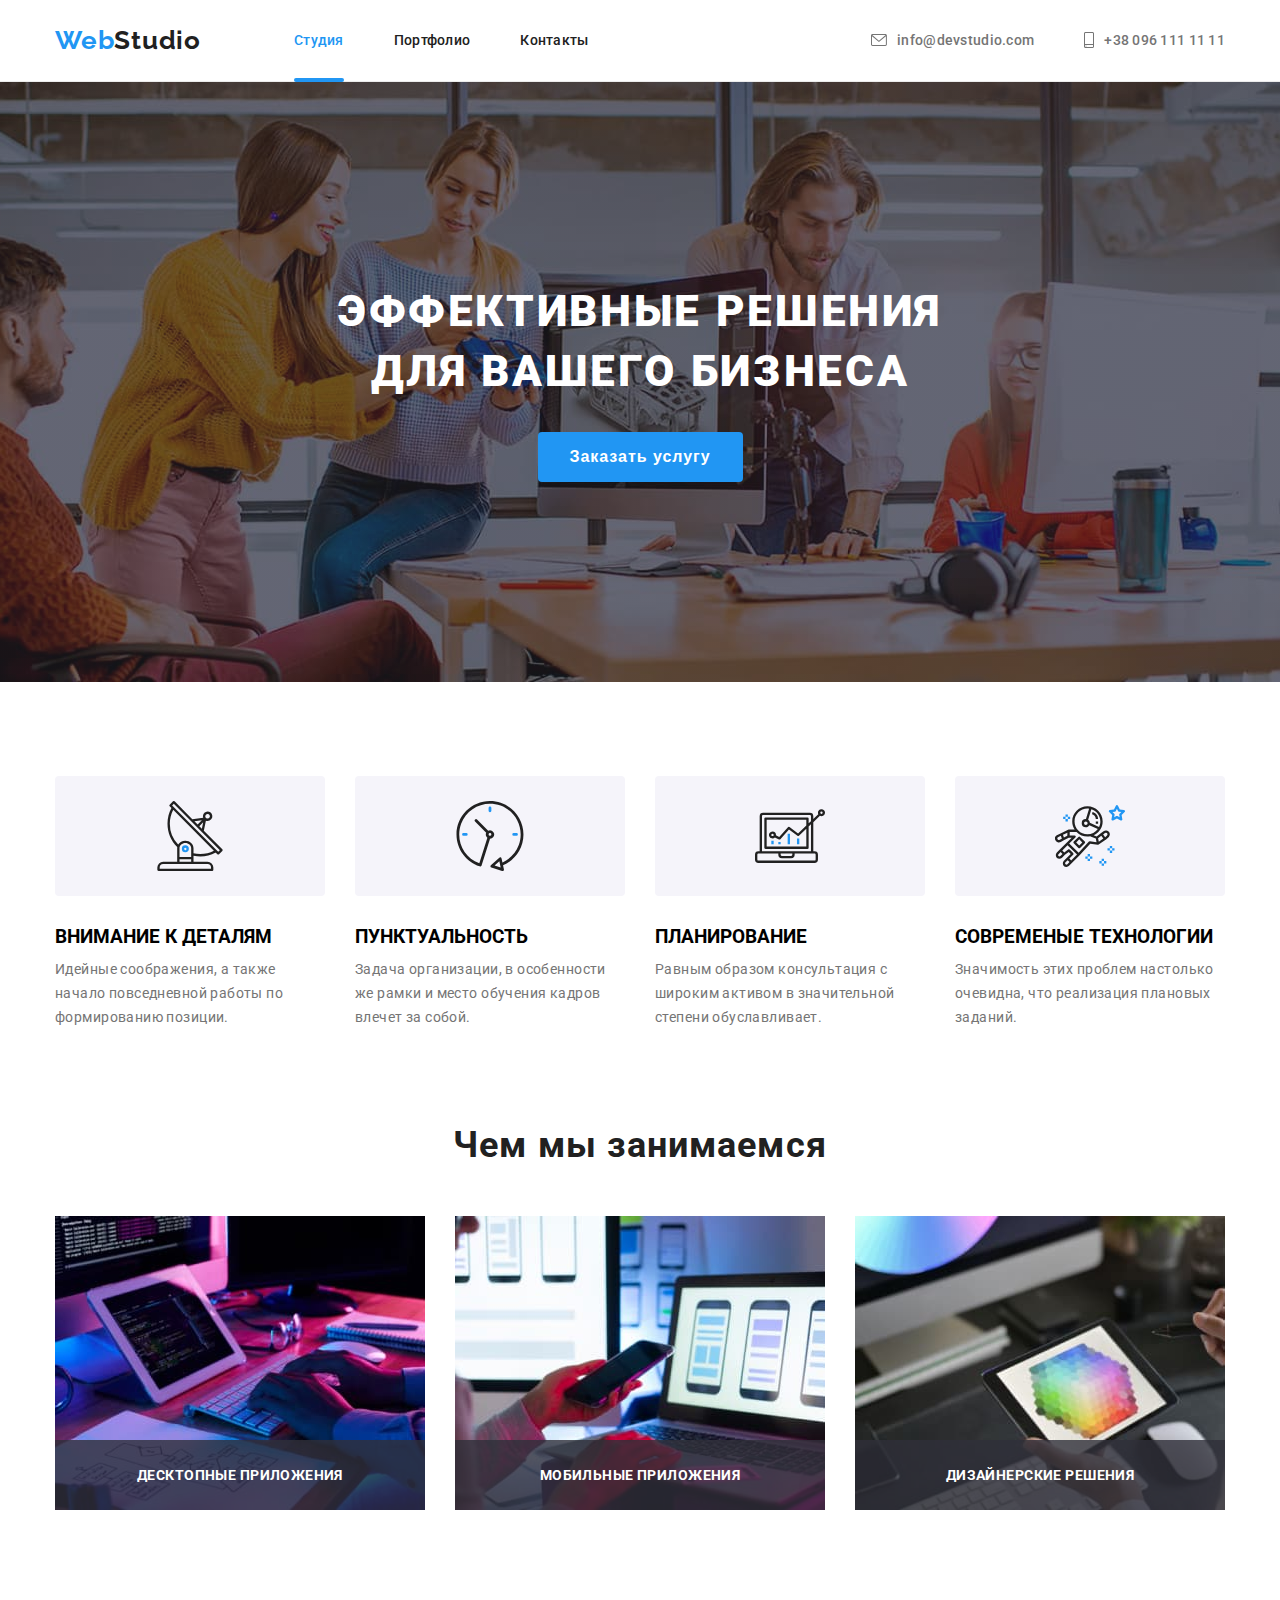
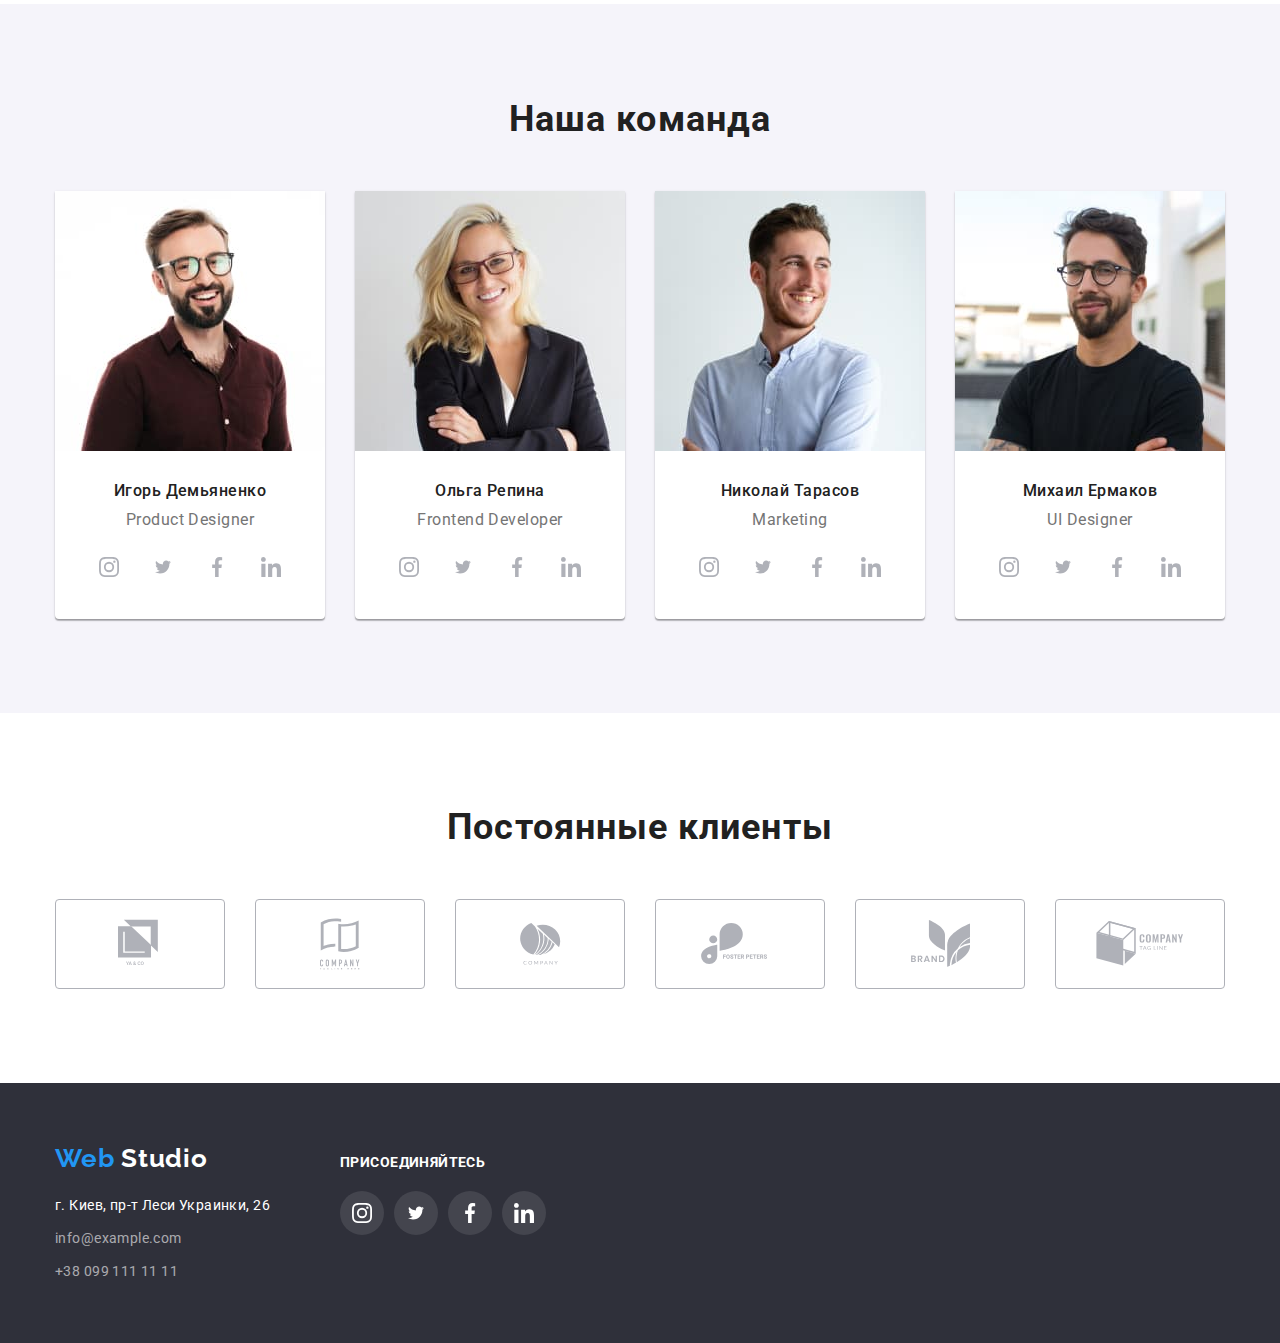
<file: index.html>
<!DOCTYPE html>
<html lang="en-ru">
  <head>
    <meta charset="UTF-8" />
    <meta name="viewport" content="width=device-width, initial-scale=1.0" />
    <title>WebStudio</title>
    <link
      rel="stylesheet"
      href="https://cdnjs.cloudflare.com/ajax/libs/modern-normalize/1.0.0/modern-normalize.min.css"
      integrity="sha512-ISS7cAi1PEhQ8jnbJpJZMd29NlhNj4AWYyLOSp2CE/CsHxTCu+r+t0D2yoJudVrd0/8fTVPUVDzY5Tvli75u/g=="
      crossorigin="anonymous"
    />
    <link rel="preconnect" href="https://fonts.gstatic.com" />
    <link
      href="https://fonts.googleapis.com/css2?family=Raleway:wght@700&family=Roboto:wght@400;500;700;900&display=swap"
      rel="stylesheet"
    />
    <link rel="stylesheet" href="./css/style.css" />
  </head>
  <body>
    <!-- header====================================================================== -->

    <header>
      <div class="container site">
        <nav class="nav">
          <a class="logo" href="./index.html">Web<span>Studio</span> </a>

          <ul class="nav-list">
            <li class="nav-item item">
              <a class="link current" href="./index.html">Студия</a>
            </li>

            <li class="nav-item item">
              <a class="link" href="./portfolio.html">Портфолио</a>
            </li>

            <li class="nav-item item">
              <a class="link" href="#">Контакты</a>
            </li>
          </ul>
        </nav>

        <ul class="contact-list">
          <li class="contact-item item">
            <a class="link" aria-label="mail" href="mailto:info@devstudio.com">
              <svg class="contacts-icon" width="16" height="12">
                <use href="./images/sprite.svg#icon-envelope"></use>
              </svg>
              info@devstudio.com</a
            >
          </li>

          <li class="contact-item item">
            <a class="link" aria-label="mail" href="tel:+380961111111">
              <svg class="contacts-icon" width="10" height="16">
                <use href="./images/sprite.svg#icon-smartphone"></use>
              </svg>
              +38 096 111 11 11</a
            >
          </li>
        </ul>
      </div>
    </header>

    <main>
      <!-- hero====================================================================== -->

      <section class="hero">
        <div class="container">
          <h1 class="hero-title">Эффективные решения для вашего бизнеса</h1>
          <button class="hero-btn btn" data-open-modal>Заказать услугу</button>
        </div>
      </section>

      <!-- benefits================================================================== -->

      <section class="benefits">
        <div class="container">
          <h2 class="visually-hidden">Преимущества</h2>
          <ul class="benefits-list">
            <li class="benefits-item item">
              <div class="benefits-box">
                <svg width="70" height="70">
                  <use href="./images/sprite.svg#icon-antenna"></use>
                </svg>
              </div>

              <h3 class="benefits-title title">ВНИМАНИЕ К ДЕТАЛЯМ</h3>
              <p class="benefits-text text">
                Идейные соображения, а также начало повседневной работы по
                формированию позиции.
              </p>
            </li>

            <li class="benefits-item item">
              <div class="benefits-box">
                <svg width="70" height="70">
                  <use href="./images/sprite.svg#icon-clock"></use>
                </svg>
              </div>

              <h3 class="benefits-title title">ПУНКТУАЛЬНОСТЬ</h3>

              <p class="benefits-text text">
                Задача организации, в особенности же рамки и место обучения
                кадров влечет за собой.
              </p>
            </li>

            <li class="benefits-item item">
              <div class="benefits-box">
                <svg width="70" height="70">
                  <use href="./images/sprite.svg#icon-diagram"></use>
                </svg>
              </div>
              <h3 class="benefits-title title">ПЛАНИРОВАНИЕ</h3>

              <p class="benefits-text text">
                Равным образом консультация с широким активом в значительной
                степени обуславливает.
              </p>
            </li>

            <li class="benefits-item item">
              <div class="benefits-box">
                <svg width="70" height="70">
                  <use href="./images/sprite.svg#icon-astronaut"></use>
                </svg>
              </div>
              <h3 class="benefits-title title">СОВРЕМЕНЫЕ ТЕХНОЛОГИИ</h3>

              <p class="benefits-text text">
                Значимость этих проблем настолько очевидна, что реализация
                плановых заданий.
              </p>
            </li>
          </ul>
        </div>
      </section>

      <!-- work====================================================================== -->

      <section class="work">
        <div class="container">
          <h2 class="work-title title">Чем мы занимаемся</h2>
          <ul class="work-list list">
            <li class="work-item item">
              <img src="./images/photo-1.jpg" alt="photo-1" width="370" />
              <p class="work-text text">Десктопные приложения</p>
            </li>

            <li class="work-item item">
              <img src="./images/photo-2.jpg" alt="photo-2" width="370" />
              <p class="work-text text">Мобильные приложения</p>
            </li>

            <li class="work-item item">
              <img src="./images/photo-3.jpg" alt="photo-3" width="370" />
              <p class="work-text text">Дизайнерские решения</p>
            </li>
          </ul>
        </div>
      </section>

      <!-- team====================================================================== -->

      <section class="team">
        <div class="container">
          <h2 class="team-title title">Наша команда</h2>
          <ul class="team-list list">
            <li class="team-item item">
              <img
                src="./images/igor_demyanenko.jpg"
                alt="Игорь Демьяненко"
                width="270"
              />

              <div class="team-content">
                <h3 class="content-title title">Игорь Демьяненко</h3>
                <p class="content-text text">Product Designer</p>
                <ul class="social-list">
                  <li class="social-item">
                    <a class="social-link" href="#">
                      <svg width="20" height="20">
                        <use href="./images/sprite.svg#icon-instagram"></use>
                      </svg>
                    </a>
                  </li>
                  <li class="social-item">
                    <a class="social-link" href="#">
                      <svg width="20" height="16">
                        <use href="./images/sprite.svg#icon-twitter"></use>
                      </svg>
                    </a>
                  </li>
                  <li class="social-item">
                    <a class="social-link" href="#">
                      <svg width="20" height="20">
                        <use href="./images/sprite.svg#icon-facebook"></use>
                      </svg>
                    </a>
                  </li>
                  <li class="social-item">
                    <a class="social-link" href="#">
                      <svg width="20" height="20">
                        <use href="./images/sprite.svg#icon-linkedin"></use>
                      </svg>
                    </a>
                  </li>
                </ul>
              </div>
            </li>

            <li class="team-item item">
              <img
                src="./images/olga_repina.jpg"
                alt="Ольга Репина"
                width="270"
              />
              <div class="team-content">
                <h3 class="content-title title">Ольга Репина</h3>
                <p class="content-text text">Frontend Developer</p>
                <ul class="social-list">
                  <li class="social-item">
                    <a class="social-link" href="#">
                      <svg width="20" height="20">
                        <use href="./images/sprite.svg#icon-instagram"></use>
                      </svg>
                    </a>
                  </li>
                  <li class="social-item">
                    <a class="social-link" href="#">
                      <svg width="20" height="16">
                        <use href="./images/sprite.svg#icon-twitter"></use>
                      </svg>
                    </a>
                  </li>
                  <li class="social-item">
                    <a class="social-link" href="#">
                      <svg width="20" height="20">
                        <use href="./images/sprite.svg#icon-facebook"></use>
                      </svg>
                    </a>
                  </li>
                  <li class="social-item">
                    <a class="social-link" href="#">
                      <svg width="20" height="20">
                        <use href="./images/sprite.svg#icon-linkedin"></use>
                      </svg>
                    </a>
                  </li>
                </ul>
              </div>
            </li>

            <li class="team-item item">
              <img
                src="./images/nikolay_tarasov.jpg"
                alt="Николай Тарасов"
                width="270"
              />
              <div class="team-content">
                <h3 class="content-title title">Николай Тарасов</h3>
                <p class="content-text text">Marketing</p>
                <ul class="social-list">
                  <li class="social-item">
                    <a class="social-link" href="#">
                      <svg width="20" height="20">
                        <use href="./images/sprite.svg#icon-instagram"></use>
                      </svg>
                    </a>
                  </li>
                  <li class="social-item">
                    <a class="social-link" href="#">
                      <svg width="20" height="16">
                        <use href="./images/sprite.svg#icon-twitter"></use>
                      </svg>
                    </a>
                  </li>
                  <li class="social-item">
                    <a class="social-link" href="#">
                      <svg width="20" height="20">
                        <use href="./images/sprite.svg#icon-facebook"></use>
                      </svg>
                    </a>
                  </li>
                  <li class="social-item">
                    <a class="social-link" href="#">
                      <svg width="20" height="20">
                        <use href="./images/sprite.svg#icon-linkedin"></use>
                      </svg>
                    </a>
                  </li>
                </ul>
              </div>
            </li>

            <li class="team-item item">
              <img
                src="./images/mikhail_ermakov.jpg"
                alt="Михаил Ермаков"
                width="270"
              />
              <div class="team-content">
                <h3 class="content-title title">Михаил Ермаков</h3>
                <p class="content-text text">UI Designer</p>
                <ul class="social-list">
                  <li class="social-item">
                    <a class="social-link" href="#">
                      <svg width="20" height="20">
                        <use href="./images/sprite.svg#icon-instagram"></use>
                      </svg>
                    </a>
                  </li>
                  <li class="social-item">
                    <a class="social-link" href="#">
                      <svg width="20" height="16">
                        <use href="./images/sprite.svg#icon-twitter"></use>
                      </svg>
                    </a>
                  </li>
                  <li class="social-item">
                    <a class="social-link" href="#">
                      <svg width="20" height="20">
                        <use href="./images/sprite.svg#icon-facebook"></use>
                      </svg>
                    </a>
                  </li>
                  <li class="social-item">
                    <a class="social-link" href="#">
                      <svg width="20" height="20">
                        <use href="./images/sprite.svg#icon-linkedin"></use>
                      </svg>
                    </a>
                  </li>
                </ul>
              </div>
            </li>
          </ul>
        </div>
      </section>

      <!-- clients=================================================================== -->

      <section class="clients">
        <div class="container">
          <h2 class="clients-title">Постоянные клиенты</h2>
          <ul class="clients-list">
            <li class="clients-item item">
              <a href="#" class="clients-link">
                <svg width="44" height="50">
                  <use href="./images/sprite.svg#icon-ya_co"></use>
                </svg>
              </a>
            </li>

            <li class="clients-item item">
              <a href="#" class="clients-link">
                <svg width="40" height="52">
                  <use href="./images/sprite.svg#icon-tagline_here"></use>
                </svg>
              </a>
            </li>

            <li class="clients-item item">
              <a href="#" class="clients-link">
                <svg width="41" height="42">
                  <use href="./images/sprite.svg#icon-company"></use>
                </svg>
              </a>
            </li>

            <li class="clients-item item">
              <a href="#" class="clients-link">
                <svg width="79" height="42">
                  <use href="./images/sprite.svg#icon-foster_peters"></use>
                </svg>
              </a>
            </li>

            <li class="clients-item item">
              <a href="#" class="clients-link">
                <svg width="59" height="47">
                  <use href="./images/sprite.svg#icon-brand"></use>
                </svg>
              </a>
            </li>

            <li class="clients-item item">
              <a href="#" class="clients-link">
                <svg width="88" height="45">
                  <use href="./images/sprite.svg#icon-tag_line"></use>
                </svg>
              </a>
            </li>
          </ul>
        </div>
      </section>
    </main>

    <footer>
      <div class="container">
        <div class="footer-info">
          <a class="logo footer" href="./index.html"
            >Web
            <span>Studio</span>
          </a>
          <address class="address">
            г. Киев, пр-т Леси Украинки, 26
            <a class="contacts" href="mailto:info@example.com"
              >info@example.com</a
            >
            <a class="contacts" href="tel:+380991111111">+38 099 111 11 11</a>
          </address>
        </div>
        <div class="footer-social">
          <p class="footer-title">присоединяйтесь</p>
          <ul class="footer-list">
            <li class="footer-social-list">
              <a class="footer-link" href="#">
                <svg width="20" height="20">
                  <use href="./images/sprite.svg#icon-instagram"></use>
                </svg>
              </a>
            </li>
            <li class="footer-social-list">
              <a class="footer-link" href="#">
                <svg width="20" height="16">
                  <use href="./images/sprite.svg#icon-twitter"></use>
                </svg>
              </a>
            </li>
            <li class="footer-social-list">
              <a class="footer-link" href="#">
                <svg width="20" height="20">
                  <use href="./images/sprite.svg#icon-facebook"></use>
                </svg>
              </a>
            </li>
            <li class="footer-social-list">
              <a class="footer-link" href="#">
                <svg width="20" height="20">
                  <use href="./images/sprite.svg#icon-linkedin"></use>
                </svg>
              </a>
            </li>
          </ul>
        </div>
      </div>
    </footer>

    <!-- modal======================================================================= -->

    <div class="backdrop is-hidden" data-backdrop>
      <div class="modal">
        <button class="close-btn" data-close-modal>
          <svg class="close-icon" width="18" height="18">
            <use href="./images/sprite.svg#icon-close"></use>
          </svg>
        </button>
      </div>
    </div>
    <script>
      const refs = {
        openModalBtn: document.querySelector('[data-open-modal]'),
        closeModalBtn: document.querySelector('[data-close-modal]'),
        backdrop: document.querySelector('[data-backdrop]'),
      };

      refs.openModalBtn.addEventListener('click', toggleModal);
      refs.closeModalBtn.addEventListener('click', toggleModal);

      refs.backdrop.addEventListener('click', logBackdropClick);

      function toggleModal() {
        refs.backdrop.classList.toggle('is-hidden');
      }

      function logBackdropClick() {
        console.log('Это клик в бекдроп');
      }
    </script>
  </body>
</html>
</file>
<file: css/style.css>
:root {
  --text-black: #212121;
  --text-grey: #757575;
  --text-grey-op60: 255, 255, 255, 0, 6;
  --text-white: #ffffff;
  --blue: #2196f3;
  --dop-page-color: #2f303a;
  --page-color-op10: 245, 244, 250, 1;
  --list-item-gap: 30px;
  --social-icon-color: #afb1b8;
  --social-footer-icon: rgba(255, 255, 255, 0.1);
}

.visually-hidden {
  position: absolute;
  width: 1px;
  height: 1px;
  margin: -1px;
  border: 0;
  padding: 0;

  white-space: nowrap;
  clip-path: inset(100%);
  clip: rect(0 0 0 0);
  overflow: hidden;
}

ul,
li {
  list-style: none;
  padding: 0;
  margin: 0;
}

a,
address {
  text-decoration: none;
}

button {
  cursor: pointer;
  border: none;
  outline: none;
}

h1,
h2,
h3,
p {
  margin: 0;
  padding: 0;
}

* {
  box-sizing: border-box;
  margin: 0;
  padding: 0;
}

*::before,
*::after {
  box-sizing: inherit;
}

a {
  display: block;
  text-decoration: none;
}

img {
  display: block;
  max-width: 100%;
  height: auto;
}

body {
  font-family: 'Roboto', sans-serif;
  font-style: normal;
  margin: auto;
}

.container {
  width: 1200px;
  padding-left: 15px;
  padding-right: 15px;
  margin-left: auto;
  margin-right: auto;
}

/* index css----------------------------------------------------------------- */

/* header-------------------------------------------------------------------- */
header {
  border-bottom: 1px solid #ececec;
}

.logo {
  font-family: 'Raleway', sans-serif;
  font-style: normal;
  font-weight: 700;
  font-size: 26px;
  line-height: 1.2;
  letter-spacing: 0.03em;

  color: var(--blue);
}

.logo span {
  color: var(--text-black);
}

.link {
  display: flex;
  align-items: center;

  padding-top: 32px;
  padding-bottom: 32px;

  font-weight: 500;
  font-size: 14px;
  line-height: 1.2;
  letter-spacing: 0.02em;

  transition-property: color;
  transition: 250ms cubic-bezier(0.4, 0, 0.2, 1);
}

.nav-item .link {
  color: var(--text-black);
}

.contact-item .link {
  color: var(--text-grey);
}

.link:hover,
.link:focus {
  color: var(--blue);
}

.link.current {
  color: var(--blue);
}

.current::after {
  position: absolute;
  content: '';
  width: 100%;
  height: 4px;
  background-color: var(--blue);
  border-radius: 2px;
  left: 0;
  bottom: -1px;
}

.item {
  position: relative;
}

.site,
.nav,
.nav-list,
.contact-list {
  display: flex;
  justify-content: space-between;
  align-items: center;
}

.nav-list .item + .item,
.contact-list .item + .item {
  margin-left: 50px;
}

.nav-list {
  margin-left: 93px;
}

.contact-item .contacts-icon {
  fill: currentColor;
  margin-right: 10px;
}

.contacts-icon .contact-item:hover,
.contacts-icon .contact-item:focus {
  fill: var(--blue-text);
}

/* hero---------------------------------------------------------------------- */
.hero {
  max-width: 1600px;
  margin: 0 auto;

  padding-top: 200px;
  padding-bottom: 200px;

  background-image: linear-gradient(
      to right,
      rgba(47, 48, 58, 0.4),
      rgba(47, 48, 58, 0.4)
    ),
    url(../images/people_header.jpg);
  background-size: cover;
  background-position: center;
  background-repeat: no-repeat;
  background-color: #2f303a;
}

.hero-title {
  margin: 0 auto;
  width: 696px;
  min-height: 120px;

  font-weight: 900;
  font-size: 44px;
  line-height: 1.36;
  text-align: center;
  letter-spacing: 0.06em;
  text-transform: uppercase;

  color: var(--text-white);
}

.hero-btn {
  display: flex;
  margin-left: auto;
  margin-right: auto;
  margin-top: 30px;
  padding: 10px 32px;

  font-weight: 700;
  font-size: 16px;
  line-height: 1.9;
  text-align: center;
  letter-spacing: 0.06em;

  color: var(--text-white);
  background: var(--blue);
  border-radius: 4px;
  border-color: #000000;
  overflow: none;
}

/* benefits------------------------------------------------------------------ */
.benefits {
  padding-top: 94px;
}

.benefits-list {
  display: flex;
}

.benefits-item {
  width: 270px;
}

.benefits-list .item + .item {
  margin-left: 30px;
}

.benefits-box {
  width: 270px;
  height: 120px;

  background-color: #f5f4fa;
  margin-bottom: 30px;
  display: flex;
  justify-content: center;
  align-items: center;
  border-radius: 4px;
}

.benefits-title title {
  font-weight: 700;
  font-size: 14px;
  line-height: 1.2;
  letter-spacing: 0.03em;
  text-transform: uppercase;

  color: var(--text-black);
}

.benefits-text {
  margin-top: 10px;

  font-weight: 400;
  font-size: 14px;
  line-height: 1.7;
  letter-spacing: 0.03em;

  color: var(--text-grey);
}

/* work--------------------------------------------=------------------------- */
.work {
  padding-top: 94px;
  padding-bottom: 94px;
}

.work-list {
  display: flex;
  margin-top: 50px;
  justify-content: center;
}

.work-list .item + .item {
  margin-left: 30px;
}

.work-title {
  font-weight: bold;
  font-size: 36px;
  line-height: 42px;
  text-align: center;
  letter-spacing: 0.03em;

  color: var(--text-black);
}

.work-item {
  position: relative;
}

.work-text {
  position: absolute;
  top: 224px;
  left: 0;
  width: 100%;

  font-weight: 700;
  font-size: 14px;
  line-height: 1.2;
  text-align: center;
  letter-spacing: 0.03em;
  text-transform: uppercase;

  color: #ffffff;
  padding: 27px;
  background: rgba(47, 48, 58, 0.8);
}

/* team---------------------------------------------------------------------- */
.team {
  padding-top: 94px;
  padding-bottom: 94px;

  background-color: #f5f4fa;
}

.team-title {
  font-weight: 700;
  font-size: 36px;
  line-height: 1.2;
  text-align: center;
  letter-spacing: 0.03em;

  color: var(--text-black);
}

.team-list {
  display: flex;
  margin-top: 50px;
}

.team-list .item + .item {
  margin-left: 30px;
}

.team-item {
  width: 270px;

  background-color: #ffffff;
  box-shadow: 0px 1px 3px rgba(0, 0, 0, 0.12), 0px 1px 1px rgba(0, 0, 0, 0.14),
    0px 2px 1px rgba(0, 0, 0, 0.2);

  border-radius: 0px 0px 4px 4px;
}

.team-content {
  padding-top: 30px;
  padding-bottom: 30px;
  padding-left: 15px;
  padding-right: 15px;
}

.content-title {
  font-weight: 500;
  font-size: 16px;
  line-height: 1.2;
  text-align: center;
  letter-spacing: 0.03em;

  color: var(--text-black);
}

.content-text {
  margin-top: 10px;

  font-weight: normal;
  font-size: 16px;
  line-height: 1.2;
  text-align: center;
  letter-spacing: 0.03em;

  color: var(--text-grey);
}

.social-list {
  display: flex;
  justify-content: center;
  margin-top: 16px;
}

.social-item {
  margin-right: 10px;
}

.social-item:last-child {
  margin-right: 0px;
}

.social-link {
  display: flex;
  justify-content: center;
  align-items: center;
  width: 44px;
  height: 44px;

  border-radius: 50%;
  fill: var(--social-icon-color);
  transition-property: fill, background-color;
  transition: 250ms cubic-bezier(0.4, 0, 0.2, 1);
}

.social-link:hover,
.social-link:focus {
  fill: var(--text-white);
  background-color: var(--blue);
}

/* clients------------------------------------------------------------------- */
.clients {
  padding-top: 94px;
  padding-bottom: 94px;
}

.clients-title {
  font-style: normal;
  font-weight: 700;
  font-size: 36px;
  line-height: 1.16;
  text-align: center;
  letter-spacing: 0.03em;
  color: var(--text-black);
}

.clients-list {
  display: flex;
  margin-top: 50px;
}

.clients-list .item + .item {
  margin-left: 30px;
}

.clients-link {
  width: 170px;
  height: 90px;
  display: flex;
  justify-content: center;
  align-items: center;
  fill: var(--social-icon-color);
  border: 1px solid var(--social-icon-color);
  box-sizing: border-box;
  border-radius: 4px;

  transition-property: fill, border;
  transition: 250ms cubic-bezier(0.4, 0, 0.2, 1);
}

.clients-link:hover,
.clients-link:focus {
  fill: var(--blue);
  border: 1px solid var(--blue);
}

/* footer-------------------------------------------------------------------- */
footer {
  background: var(--dop-page-color);
}

footer .container {
  display: flex;
  align-items: baseline;

  padding-top: 60px;
  padding-bottom: 60px;
}

.footer span {
  color: var(--text-white);
}

.address,
.contacts {
  font-style: normal;
  font-weight: 400;
  font-size: 14px;
  line-height: 1.7;
  letter-spacing: 0.03em;
}

.address {
  margin-top: 20px;

  color: var(--text-white);
}

.contacts {
  margin-top: 9px;

  color: rgba(255, 255, 255, 0.6);
}

.footer-social {
  margin-left: 70px;
}

.footer-title {
  font-style: normal;
  font-weight: 700;
  font-size: 14px;
  line-height: 1.14;
  letter-spacing: 0.03em;
  text-transform: uppercase;
  color: var(--text-white);
}

.footer-list {
  display: flex;
  justify-content: center;
  align-items: center;
  margin-top: 20px;
}

.footer-social-list {
  width: 44px;
  height: 44px;
  margin-right: 10px;
  fill: var(--social-icon-color);
  background-color: var(--social-footer-icon);
  border-radius: 50%;
}

.footer-social-list:last-child {
  margin-right: 0px;
}

.footer-link {
  display: flex;
  justify-content: center;
  align-items: center;
  width: 44px;
  height: 44px;
  fill: var(--text-white);
  border-radius: 50%;

  transition-property: background-color;
  transition: 250ms cubic-bezier(0.4, 0, 0.2, 1);
}

.footer-link:hover,
.footer-link:focus {
  background-color: var(--blue);
}

/* portfolio css------------------------------------------------------------- */

/* job----------------------------------------------------------------------- */
.job {
  padding-top: 94px;
  padding-bottom: 94px;
}

/* filter-list--------------------------------------------------------------- */
.filter-list {
  display: flex;
  justify-content: center;

  margin-bottom: 50px;
}

.filter-list .item + .item {
  margin-left: 8px;
}

.filter-btn {
  padding: 6px 12px;

  font-weight: 500;
  font-size: 16px;
  line-height: 1.6;
  text-align: center;
  letter-spacing: 0.03em;

  color: var(--text-black);

  border-radius: 4px;

  transition-property: background-color, color, box-shadow;
  transition: 250ms cubic-bezier(0.4, 0, 0.2, 1);
}

.filter-btn:hover,
.filter-btn:focus {
  background-color: var(--blue);
  color: var(--text-white);
  box-shadow: 0px 3px 1px rgba(0, 0, 0, 0.1), 0px 1px 2px rgba(0, 0, 0, 0.08),
    0px 2px 2px rgba(0, 0, 0, 0.12);
}

/* job-list------------------------------------------------------------------ */
.job-list {
  display: flex;
  flex-wrap: wrap;

  margin-left: calc(-1 * var(--list-item-gap));
  margin-top: calc(-1 * var(--list-item-gap));
}

.job-item {
  flex-basis: calc(100% / 3 - var(--list-item-gap));

  margin-left: var(--list-item-gap);
  margin-top: var(--list-item-gap);

  border-radius: 1px solid #eeeeee;

  transition-property: box-shadow;
  transition: 250ms cubic-bezier(0.4, 0, 0.2, 1);
}

.job-item:hover,
.job-item:focus {
  box-shadow: 0px 1px 1px rgba(0, 0, 0, 0.12), 0px 4px 4px rgba(0, 0, 0, 0.06),
    1px 4px 6px rgba(0, 0, 0, 0.16);
}

.card-thumb {
  position: relative;
  overflow: hidden;
}

.card-thumb:hover::before {
  opacity: 1;
}

.job-item:hover .overlay-text {
  opacity: 1;
}

.overlay {
  position: absolute;
  top: 0;
  left: 0;
  width: 100%;
  height: 100%;
  background: rgba(33, 150, 243, 0.9);
  border: 1px solid #000000;
  box-sizing: border-box;
  box-shadow: 0px 4px 4px rgba(0, 0, 0, 0.25);

  transform: translateY(100%);
  transition: 250ms cubic-bezier(0.4, 0, 0.2, 1);
}

.job-item:hover .overlay {
  transform: translateY(0);
}

.overlay-text {
  padding: 63px 24px;

  font-weight: normal;
  font-size: 18px;
  line-height: 1.6;
  letter-spacing: 0.03em;

  color: #ffffff;
}

.list-project {
  font-weight: 700;
  font-size: 18px;
  line-height: 2;
  letter-spacing: 0.06em;
  color: var(--text-black);
}

.card-content {
  padding: 20px 24px;
  border: 1px solid #eeeeee;
  border-top: none;
}

.text-filter {
  margin-top: 4px;

  font-weight: 400;
  font-size: 16px;
  line-height: 1.8;
  letter-spacing: 0.03em;
  color: var(--text-grey);
}

/* modal-------------------------------------------------------------------------- */

.backdrop {
  position: fixed;
  top: 0;
  left: 0;
  width: 100%;
  height: 100%;

  background: rgba(0, 0, 0, 0.2);
  opacity: 1;
  transition: opacity 250ms cubic-bezier(0.4, 0, 0.2, 1);
}

.backdrop.is-hidden {
  opacity: 0;
  pointer-events: none;
}

.backdrop.is-hidden .modal {
  transform: translate(-50%, -50%) scale(0.5);
}

.modal {
  position: absolute;
  top: 50%;
  left: 50%;

  width: 528px;
  height: 581px;

  background: var(--text-white);
  box-shadow: 0px 1px 3px rgba(0, 0, 0, 0.12), 0px 1px 1px rgba(0, 0, 0, 0.14),
    0px 2px 1px rgba(0, 0, 0, 0.2);
  border-radius: 4px;

  transform: translate(-50%, -50%) scale(1);
  transition: transform 250ms cubic-bezier(0.4, 0, 0.2, 1);
}

.close-btn {
  position: absolute;

  top: 8px;
  right: 8px;

  display: inline-flex;
  justify-content: center;
  align-items: center;
  border-radius: 50%;

  width: 30px;
  height: 30px;

  background: var(--text-white);
  border: 1px solid rgba(0, 0, 0, 0.1);

  transition: 250ms cubic-bezier(0.4, 0, 0.2, 1);
}

.close-btn:focus,
.close-btn:hover {
  background: var(--blue);
}
</file>
